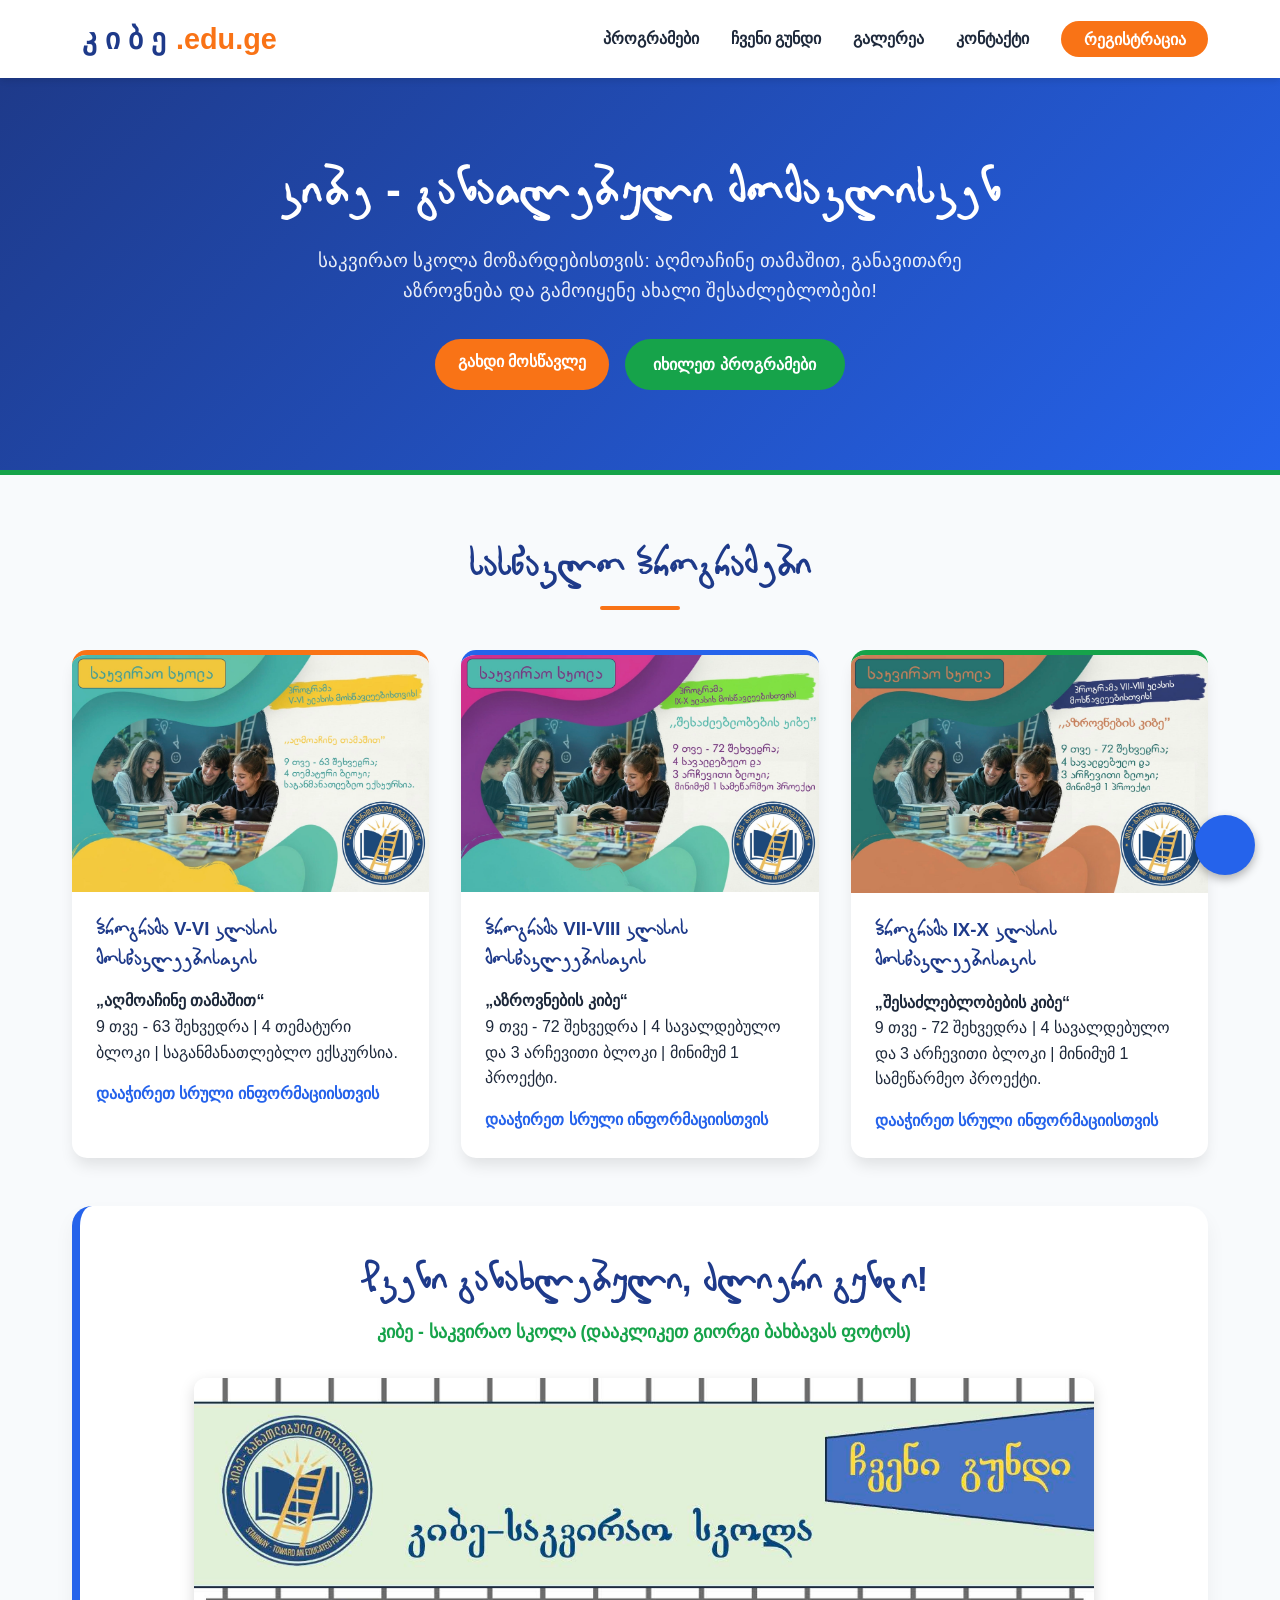
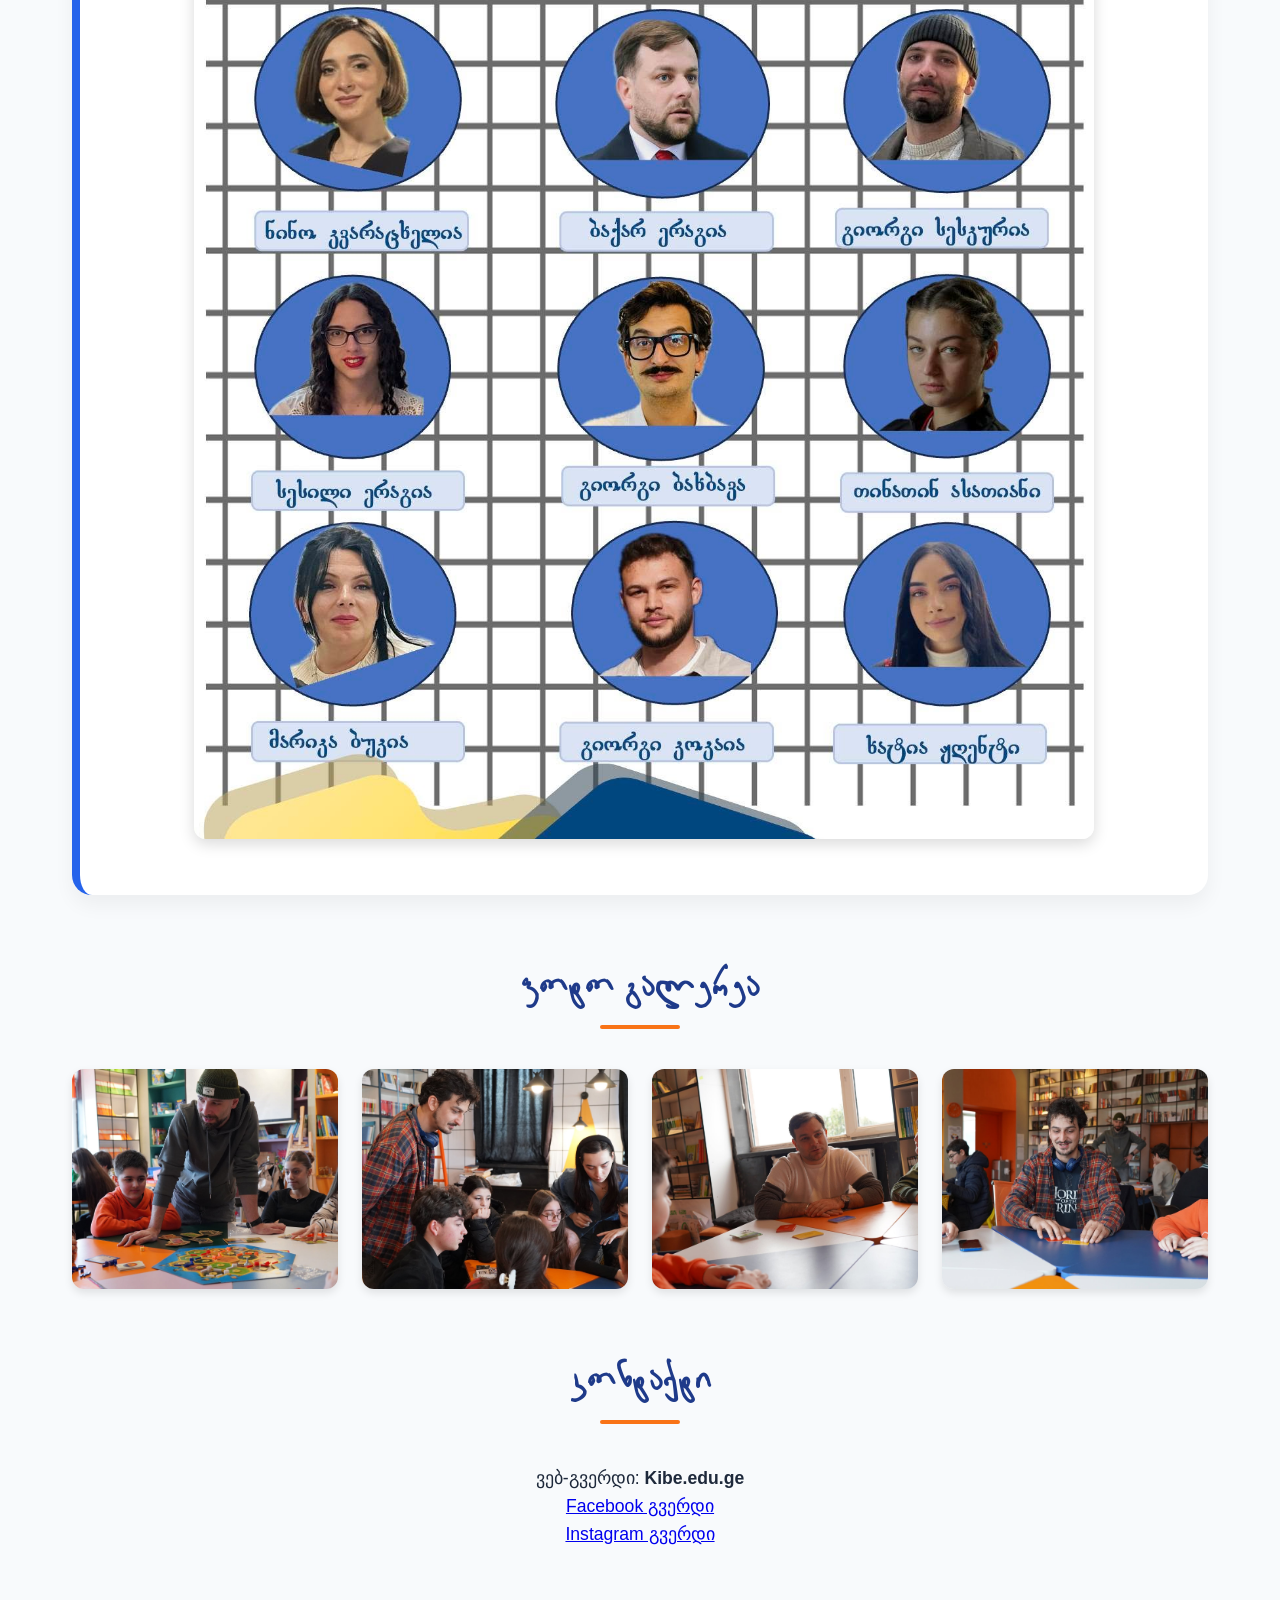
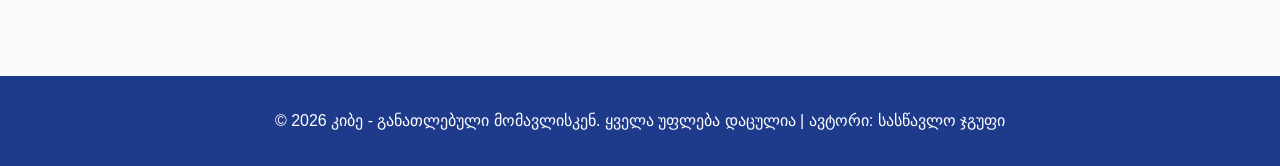
<file: index.html>
<!DOCTYPE html>
<html lang="ka">
<head>
    <link rel="icon" type="image/png" href="logo.png">
    <meta charset="UTF-8">
    <meta name="viewport" content="width=device-width, initial-scale=1.0">
   <link rel="stylesheet" href="font.css" >
    <title>კიბე - განათლებული მომავლისკენ | Kibe.edu.ge</title>
    <!-- FontAwesome icons -->
    <link rel="stylesheet" href="font.css">
    <style>
        /* თქვენი 3d_unicode.ttf შრიფტის ჩატვირთვა */
        @font-face {
            font-family: '3D Unicode';
            src: url('3d_unicode.ttf') format('truetype');
            font-weight: normal;
            font-style: normal;
        }

        :root {
            --primary-blue: #1e3a8a;
            --secondary-blue: #2563eb;
            --accent-orange: #f97316;
            --accent-green: #16a34a;
            --light-bg: #f8fafc;
            --dark-text: #1e293b;
            --white: #ffffff;
            /* ახალი შრიფტის ცვლადი */
            --custom-font: '3D Unicode', 'Segoe UI', Tahoma, sans-serif;
        }

        * {
            margin: 0;
            padding: 0;
            box-sizing: border-box;
            font-family: 'Segoe UI', Tahoma, Geneva, Verdana, sans-serif;
        }

        body {
            background-color: var(--light-bg);
            color: var(--dark-text);
            line-height: 1.6;
        }

        /* Header & Navigation */
        header {
            background-color: var(--white);
            box-shadow: 0 4px 6px -1px rgba(0, 0, 0, 0.1);
            position: sticky;
            top: 0;
            z-index: 1000;
        }

        .nav-container {
            max-width: 1200px;
            margin: 0 auto;
            display: flex;
            justify-content: space-between;
            align-items: center;
            padding: 1rem 2rem;
        }

        .logo {
            font-size: 1.8rem;
            font-weight: bold;
            color: var(--primary-blue);
            display: flex;
            align-items: center;
            gap: 10px;
            text-decoration: none;
        }

        .logo span {
            color: var(--accent-orange);
        }

        .nav-links {
            display: flex;
            list-style: none;
            gap: 2rem;
            align-items: center;
        }

        .nav-links a {
            text-decoration: none;
            color: var(--dark-text);
            font-weight: 600;
            transition: color 0.3s;
        }

        .nav-links a:hover {
            color: var(--accent-orange);
        }

        .btn-register {
            background-color: var(--accent-orange);
            color: var(--white) !important;
            padding: 0.6rem 1.4rem;
            border-radius: 50px;
            font-weight: bold;
            transition: background 0.3s, transform 0.2s;
            text-decoration: none;
        }

        .btn-register:hover {
            background-color: #ea580c;
            transform: translateY(-2px);
        }

        /* Hero Section */
        .hero {
            background: linear-gradient(135deg, var(--primary-blue), var(--secondary-blue));
            color: var(--white);
            padding: 5rem 2rem;
            text-align: center;
            border-bottom: 5px solid var(--accent-green);
        }

        /* მთავარ სათაურსა და სექციების სათაურებზე ახალი შრიფტის გამოყენება */
        .hero h1, .section-title {
            font-family: var(--custom-font) !important;
        }

        .hero h1 {
            font-size: 2.8rem;
            margin-bottom: 1rem;
            letter-spacing: 0.5px;
        }

        .hero p {
            font-size: 1.2rem;
            max-width: 700px;
            margin: 0 auto 2rem;
            opacity: 0.9;
        }

        .hero-btns {
            display: flex;
            justify-content: center;
            gap: 1rem;
            flex-wrap: wrap;
        }

        .btn-green {
            background-color: var(--accent-green);
            color: var(--white);
            padding: 0.8rem 1.8rem;
            border-radius: 50px;
            text-decoration: none;
            font-weight: bold;
            transition: background 0.3s;
        }

        .btn-green:hover {
            background-color: #15803d;
        }

        /* Main Layout */
        .container {
            max-width: 1200px;
            margin: 0 auto;
            padding: 4rem 2rem;
        }

        .section-title {
            text-align: center;
            font-size: 2.2rem;
            color: var(--primary-blue);
            margin-bottom: 2.5rem;
            position: relative;
        }

        .section-title::after {
            content: '';
            display: block;
            width: 80px;
            height: 4px;
            background-color: var(--accent-orange);
            margin: 10px auto 0;
            border-radius: 2px;
        }

        /* Programs Grid */
        .programs-grid {
            display: grid;
            grid-template-columns: repeat(auto-fit, minmax(320px, 1fr));
            gap: 2rem;
        }

        .program-card {
            background: var(--white);
            border-radius: 15px;
            overflow: hidden;
            box-shadow: 0 10px 15px -3px rgba(0,0,0,0.1);
            border-top: 5px solid var(--accent-orange);
            transition: transform 0.3s, box-shadow 0.3s;
            cursor: pointer;
        }

        .program-card:nth-child(2) {
            border-top-color: var(--secondary-blue);
        }

        .program-card:nth-child(3) {
            border-top-color: var(--accent-green);
        }

        .program-card:hover {
            transform: translateY(-8px);
            box-shadow: 0 15px 25px rgba(0,0,0,0.15);
        }

        .program-card img {
            width: 100%;
            height: auto;
            display: block;
            transition: opacity 0.3s;
        }

        .program-card:hover img {
            opacity: 0.9;
        }

        .program-content {
            padding: 1.5rem;
        }

        .program-content h3 {
            color: var(--primary-blue);
            margin-bottom: 0.8rem;
            font-family: var(--custom-font);
        }

        .btn-details {
            display: inline-block;
            margin-top: 1rem;
            color: var(--secondary-blue);
            font-weight: bold;
            text-decoration: none;
        }

        .btn-details:hover {
            color: var(--accent-orange);
        }

        /* Team Section */
        .team-section {
            background-color: var(--white);
            border-radius: 20px;
            padding: 3rem 2rem;
            box-shadow: 0 10px 20px rgba(0,0,0,0.05);
            margin-top: 3rem;
            border-left: 8px solid var(--secondary-blue);
        }

        .team-header {
            text-align: center;
            margin-bottom: 2rem;
        }

        .team-header h2 {
            font-size: 2.2rem;
            color: var(--primary-blue);
            margin-bottom: 0.5rem;
            font-family: var(--custom-font);
        }

        .team-header p {
            color: var(--accent-green);
            font-weight: bold;
            font-size: 1.1rem;
        }

        .team-img-container {
            text-align: center;
            max-width: 900px;
            margin: 0 auto;
            position: relative;
        }

        .team-img-container img {
            width: 100%;
            height: auto;
            border-radius: 12px;
            box-shadow: 0 5px 15px rgba(0,0,0,0.15);
        }

        /* Photo Gallery Grid */
        .gallery-grid {
            display: grid;
            grid-template-columns: repeat(auto-fit, minmax(260px, 1fr));
            gap: 1.5rem;
        }

        .gallery-item {
            border-radius: 12px;
            overflow: hidden;
            box-shadow: 0 4px 8px rgba(0,0,0,0.1);
            height: 220px;
            position: relative;
            cursor: pointer;
        }

        .gallery-item img {
            width: 100%;
            height: 100%;
            object-fit: cover;
            transition: transform 0.4s ease;
        }

        .gallery-item img:hover {
            transform: scale(1.08);
        }

        /* Modal Lightbox / Info Window */
        .modal {
            display: none;
            position: fixed;
            z-index: 2000;
            left: 0;
            top: 0;
            width: 100%;
            height: 100%;
            background-color: rgba(0, 0, 0, 0.75);
            justify-content: center;
            align-items: center;
            padding: 20px;
            animation: fadeIn 0.3s ease;
            overflow-y: auto;
        }

        .modal-body {
            background-color: var(--white);
            max-width: 850px;
            width: 100%;
            border-radius: 16px;
            padding: 2.5rem;
            position: relative;
            max-height: 85vh;
            overflow-y: auto;
            box-shadow: 0 10px 30px rgba(0,0,0,0.3);
        }

        .modal-body h2 {
            color: var(--primary-blue);
            margin-bottom: 1rem;
            font-size: 1.8rem;
            border-bottom: 3px solid var(--accent-orange);
            padding-bottom: 0.5rem;
            font-family: var(--custom-font);
        }

        .modal-body h3 {
            color: var(--accent-orange);
            margin-top: 1.5rem;
            margin-bottom: 0.8rem;
        }

        .modal-body ul {
            margin-left: 1.5rem;
            margin-bottom: 1rem;
        }

        .modal-body li {
            margin-bottom: 0.5rem;
        }

        .price-box {
            background-color: var(--light-bg);
            border-left: 5px solid var(--accent-green);
            padding: 1.2rem 1.5rem;
            border-radius: 8px;
            margin-top: 1.5rem;
        }

        .modal-close {
            position: absolute;
            top: 15px;
            right: 20px;
            color: var(--dark-text);
            font-size: 30px;
            font-weight: bold;
            cursor: pointer;
            transition: color 0.2s;
        }

        .modal-close:hover {
            color: var(--accent-orange);
        }

        @keyframes fadeIn {
            from { opacity: 0; }
            to { opacity: 1; }
        }

        /* Floating Messenger Chat Button */
        .floating-chat {
            position: fixed;
            bottom: 25px;
            right: 25px;
            background-color: var(--secondary-blue);
            color: var(--white);
            width: 60px;
            height: 60px;
            border-radius: 50%;
            display: flex;
            justify-content: center;
            align-items: center;
            font-size: 1.8rem;
            box-shadow: 0 4px 10px rgba(0,0,0,0.3);
            text-decoration: none;
            transition: transform 0.3s, background 0.3s;
            z-index: 1000;
        }

        .floating-chat:hover {
            transform: scale(1.1);
            background-color: var(--accent-orange);
        }

        /* Footer */
        footer {
            background-color: var(--primary-blue);
            color: var(--white);
            padding: 2rem;
            text-align: center;
            margin-top: 4rem;
        }

        footer a {
            color: var(--accent-orange);
            text-decoration: none;
        }

        /* Responsive Design */
        @media (max-width: 768px) {
            .nav-container {
                flex-direction: column;
                gap: 1rem;
            }
            .nav-links {
                flex-direction: column;
                gap: 1rem;
            }
            .hero h1 {
                font-size: 2rem;
            }
            .modal-body {
                padding: 1.5rem;
            }
        }
    </style>
</head>
<body>
    
    <!-- Header / Navbar -->
    <header>
        <link rel="icon" type="image/x-icon" href="logo.png">
        
        <div class="nav-container">
            <a href="#" class="logo">
                <i class="fa-solid fa-graduation-cap" style="color: var(--accent-orange);"></i>
                კ ი ბ ე <span>.edu.ge</span>
            </a>
            <ul class="nav-links">
                <li><a href="#programs">პროგრამები</a></li>
                <li><a href="#team">ჩვენი გუნდი</a></li>
                <li><a href="#gallery">გალერეა</a></li>
                <li><a href="#contact">კონტაქტი</a></li>
                <li>
                    <a href="https://docs.google.com/spreadsheets" target="_blank" class="btn-register">
                        <i class="fa-solid fa-pen-to-square"></i> რეგისტრაცია
                    </a>
                </li>
            </ul>
        </div>
    </header>

    <!-- Hero Section -->
    <section class="hero">
        <h1 class="site-header-title">კიბე - განათლებული მომავლისკენ</h1>
        <p>საკვირაო სკოლა მოზარდებისთვის: აღმოაჩინე თამაშით, განავითარე აზროვნება და გამოიყენე ახალი შესაძლებლობები!</p>
        <div class="hero-btns">
            <a href="https://docs.google.com/spreadsheets" target="_blank" class="btn-register">გახდი მოსწავლე</a>
            <a href="#programs" class="btn-green">იხილეთ პროგრამები</a>
        </div>
    </section>

    <!-- Main Container -->
    <div class="container">

        <!-- Programs Section -->
        <section id="programs">
            <h2 class="section-title">სასწავლო პროგრამები</h2>
            <div class="programs-grid">
                
                <!-- Program 1 (V-VI Class) -->
                <div class="program-card" onclick="openProgramModal('v-vi')">
                    <img src="იმგ2.jpg" alt="V-VI კლასის პროგრამა">
                    <div class="program-content">
                        <h3>პროგრამა V-VI კლასის მოსწავლეებისთვის</h3>
                        <p><strong>„აღმოაჩინე თამაშით“</strong></p>
                        <p>9 თვე - 63 შეხვედრა | 4 თემატური ბლოკი | საგანმანათლებლო ექსკურსია.</p>
                        <span class="btn-details"><i class="fa-solid fa-circle-info"></i> დააჭირეთ სრული ინფორმაციისთვის</span>
                    </div>
                </div>

                <!-- Program 2 (VII-VIII Class) -->
                <div class="program-card" onclick="openProgramModal('vii-viii')">
                    <img src="იმგ1.jpg" alt="VII-VIII კლასის პროგრამა">
                    <div class="program-content">
                        <h3>პროგრამა VII-VIII კლასის მოსწავლეებისთვის</h3>
                        <p><strong>„აზროვნების კიბე“</strong></p>
                        <p>9 თვე - 72 შეხვედრა | 4 სავალდებულო და 3 არჩევითი ბლოკი | მინიმუმ 1 პროექტი.</p>
                        <span class="btn-details"><i class="fa-solid fa-circle-info"></i> დააჭირეთ სრული ინფორმაციისთვის</span>
                    </div>
                </div>

                <!-- Program 3 (IX-X Class) -->
                <div class="program-card" onclick="openProgramModal('ix-x')">
                    <img src="იმგ3.jpg" alt="IX-X კლასის პროგრამა">
                    <div class="program-content">
                        <h3>პროგრამა IX-X კლასის მოსწავლეებისთვის</h3>
                        <p><strong>„შესაძლებლობების კიბე“</strong></p>
                        <p>9 თვე - 72 შეხვედრა | 4 სავალდებულო და 3 არჩევითი ბლოკი | მინიმუმ 1 სამეწარმეო პროექტი.</p>
                        <span class="btn-details"><i class="fa-solid fa-circle-info"></i> დააჭირეთ სრული ინფორმაციისთვის</span>
                    </div>
                </div>

            </div>
        </section>

        <!-- Team Section -->
        <section id="team" class="team-section">
            <div class="team-header">
                <h2>ჩვენი განახლებული, ძლიერი გუნდი!</h2>
                <p>კიბე - საკვირაო სკოლა (დააკლიკეთ გიორგი ბახბავას ფოტოს)</p>
            </div>
            <div class="team-img-container">
                <img id="teamImg" src="825286472_122143641627164611_465900608273606569_n.jpg" usemap="#team-map" alt="ჩვენი განახლებული, ძლიერი გუნდი">
                
                <map name="team-map">
                    <area shape="circle" coords="515,550,110" href="https://www.youtube.com/watch?v=9J62hGda9BQ" target="_blank" alt="გიორგი ბახბავა - YouTube" title="გიორგი ბახბავა - ნახეთ ვიდეო YouTube-ზე">
                </map>
            </div>
        </section>

        <!-- Photo Gallery Section -->
        <section id="gallery" style="margin-top: 4rem;">
            <h2 class="section-title">ფოტო გალერეა</h2>
            <div class="gallery-grid">
                <div class="gallery-item" onclick="openImageModal(this.querySelector('img').src)">
                    <img src="645705189_122117736327164611_6630886140423298927_n.jpg" alt="საკვირაო სკოლის აქტივობა 1">
                </div>
                <div class="gallery-item" onclick="openImageModal(this.querySelector('img').src)">
                    <img src="645708273_122117736417164611_7024713644686777898_n.jpg" alt="საკვირაო სკოლის აქტივობა 2">
                </div>
                <div class="gallery-item" onclick="openImageModal(this.querySelector('img').src)">
                    <img src="645755948_122117736171164611_24960447270885405_n.jpg" alt="საკვირაო სკოლის აქტივობა 3">
                </div>
                <div class="gallery-item" onclick="openImageModal(this.querySelector('img').src)">
                    <img src="645816367_122117736693164611_1701978029062734557_n.jpg" alt="საკვირაო სკოლის აქტივობა 4">
                </div>
            </div>
        </section>

        <!-- Contact Section -->
        <section id="contact" style="margin-top: 4rem;">
            <h2 class="section-title">კონტაქტი</h2>
            <div style="text-align: center; font-size: 1.1rem;">
                <p><i class="fa-solid fa-globe" style="color: var(--secondary-blue);"></i> ვებ-გვერდი: <strong>Kibe.edu.ge</strong></p>
                <p><i class="fa-brands fa-facebook" style="color: var(--secondary-blue);"></i> <a href="https://www.facebook.com/p/%E1%83%99%E1%83%98%E1%83%91%E1%83%98%E1%83%94-%E1%83%92%E1%83%90%E1%83%9C%E1%83%90%E1%83%97%E1%83%9A%E1%83%94%E1%83%91%E1%83%A3%E1%83%9A%E1%83%98-%E1%83%9B%E1%83%9D%E1%83%9B%E1%83%90%E1%83%95%E1%83%9A%E1%83%98%E1%83%A1%E1%83%99%E1%83%94%E1%83%9C-Stairway-to-Educated-Future-61584938332508/" target="_blank">Facebook გვერდი</a></p>
                <p><i class="fa-brands fa-instagram" style="color: var(--accent-orange);"></i> <a href="https://www.instagram.com/kibe.education/" target="_blank">Instagram გვერდი</a></p>
            </div>
        </section>

    </div>

    <!-- Modal for Program Details -->
    <div id="programModal" class="modal">
        <div class="modal-body">
            <span class="modal-close" onclick="closeModal('programModal')">&times;</span>
            <div id="programModalContent"></div>
        </div>
    </div>

    <!-- Modal for Gallery Lightbox -->
    <div id="imageModal" class="modal">
        <span class="modal-close" style="color:#fff;" onclick="closeModal('imageModal')">&times;</span>
        <img id="modalImg" style="max-width:90%; max-height:90vh; border-radius:8px; object-fit:contain;">
    </div>

    <!-- Floating Messenger Chat Button -->
    <a href="https://m.me/61584938332508" target="_blank" class="floating-chat" title="მოგვწერეთ მესენჯერში">
        <i class="fa-brands fa-facebook-messenger"></i>
    </a>

    <!-- Footer -->
    <footer>
        <p>&copy; 2026 კიბე - განათლებული მომავლისკენ. ყველა უფლება დაცულია | ავტორი: სასწავლო ჯგუფი</p>
    </footer>

    <!-- JavaScript -->
    <script>
        const programDetails = {
            'v-vi': `
                <h2>V-VI კლასის პროგრამა - „კიბე - განათლებული მომავლისკენ“</h2>
                <p>V-VI კლასების მოსწავლეებს სთავაზობს საგანმანათლებლო პროგრამას, რომელიც ბავშვის განვითარებას მხოლოდ აკადემიურ ცოდნაზე არ ამყარებს.</p>
                <p>ამ ასაკში განსაკუთრებით მნიშვნელოვანია ბავშვის ინტერესების გაღვივება, საკუთარი აზრის თავისუფლად გამოხატვა, მოსმენა, მსჯელობა, კომუნიკაცია და სხვებთან თანამშრომლობა.</p>
                <p>სწორედ ამიტომ, „კიბეს საკვირაო სკოლაში“ სწავლა ხდება კითხვით, დისკუსიით, თამაშით, ხელოვნებითა და პრაქტიკული გამოცდილებით.</p>
                
                <h3>რას მოიცავს პროგრამა?</h3>
                <ul>
                    <li><strong>მხატვრული ლიტერატურის კითხვა და განხილვა:</strong> ბავშვები წინასწარ მიიღებენ ასაკის შესაბამის მხატვრულ ნაწარმოებს, რომელსაც დამოუკიდებლად წაიკითხავენ, ხოლო შეხვედრაზე ერთად განიხილავენ.</li>
                    <li><strong>ფილმებისა და სპექტაკლების ჩვენება და განხილვა:</strong> პროგრამის ფარგლებში ბავშვები გაეცნობიან საინტერესო ფილმებსა და სპექტაკლებს, რასაც მოჰყვება სიღრმისეული მსჯელობა.</li>
                    <li><strong>ინტელექტუალური ვიქტორინები და სამაგიდო თამაშები:</strong> ლოგიკური და კრიტიკული აზროვნების, ყურადღებისა და გუნდური მუშაობის განვითარება.</li>
                    <li><strong>მეტყველებისა და საჯარო საუბრის წრე:</strong> სწორი და გამართული მეტყველება, აზრის ჩამოყალიბება და აუდიტორიის წინაშე გამოსვლა.</li>
                    <li><strong>საგანმანათლებლო ექსკურსია:</strong> 1 საგანმანათლებლო ექსკურსია მიღებული ცოდნის რეალობასთან დასაკავშირებლად.</li>
                </ul>

                <div class="price-box">
                    <p><strong>პროგრამის საფასური:</strong> 120 ლარი თვეში</p>
                    <p><strong>სრული კურსი:</strong> 9 თვე - 63 შეხვედრა</p>
                    <p style="margin-top:0.5rem;"><strong>ფასდაკლებები:</strong></p>
                    <ul>
                        <li>სრული 9-თვიანი კურსის საფასურის ერთიანად გადახდისას - <strong>20% ფასდაკლება</strong>;</li>
                        <li>დედმამიშვილების მონაწილეობისას - <strong>30% ფასდაკლება</strong>.</li>
                    </ul>
                </div>

                <div style="text-align: center; margin-top: 1.5rem;">
                    <a href="https://docs.google.com/spreadsheets" target="_blank" class="btn-register" style="padding: 0.8rem 2rem; display: inline-block;">
                        <i class="fa-solid fa-pen-to-square"></i> რეგისტრაცია V-VI კლასის პროგრამაზე
                    </a>
                </div>
            `,
            'vii-viii': `
                <h2>VII-VIII კლასის პროგრამა - „კიბე - განათლებული მომავლისკენ“</h2>
                <p>VII-VIII კლასების მოსწავლეებს სთავაზობს პროგრამას, რომელიც ავითარებს დამოუკიდებელ აზროვნებას, მსჯელობის, კომუნიკაციის, გუნდური მუშაობისა და საკუთარი იდეების რეალიზების უნარებს.</p>
                
                <h3>სავალდებულო ძირითადი ბლოკი:</h3>
                <ul>
                    <li><strong>წიგნის კითხვა და განხილვა:</strong> ყოველთვიური საკითხავი წიგნი და დისკუსია.</li>
                    <li><strong>ფილმისა და სპექტაკლის ჩვენება - განხილვა:</strong> კინო/თეატრის ანალიზი და მსჯელობა.</li>
                    <li><strong>ინტელექტუალური და სამაგიდო თამაშები:</strong> „რა? სად? როდის?“, „ბრეინ-რინგი“, „ერუდიტი“, „ჯეპარდი“ და სამაგიდო თამაშები.</li>
                    <li><strong>დებატების სკოლა:</strong> არგუმენტაცია, კრიტიკული აზროვნება და წლის ბოლოს გუნდური დებატები.</li>
                    <li><strong>სალონური საუბრები:</strong> 2 შეხვედრა მოწვეულ ცნობილ ადამიანებთან.</li>
                </ul>

                <h3>არჩევითი მიმართულებები:</h3>
                <ul>
                    <li><strong>ონლაინ-მედიის კურსი:</strong> კონტენტი Facebook, YouTube და TikTok-ისთვის (სცენარი, ოპერატორობა, მონტაჟი).</li>
                    <li><strong>პროგრამირება და ხელოვნური ინტელექტის გამოყენება:</strong> პროგრამირების საფუძვლები და AI ინსტრუმენტები.</li>
                    <li><strong>გრაფიკული დიზაინი:</strong> ვიზუალური კომუნიკაცია და კრეატიული იდეები.</li>
                </ul>

                <div class="price-box">
                    <p><strong>ძირითადი სავალდებულო პროგრამა:</strong> 120 ლარი თვეში</p>
                    <p><strong>არჩევითი კურსი:</strong> 30 ლარი თვეში თითო მიმართულება</p>
                    <p style="margin-top:0.5rem;"><strong>ფასდაკლებები:</strong></p>
                    <ul>
                        <li>სრული 9-თვიანი კურსის ერთიანად გადახდისას - <strong>20% ფასდაკლება</strong>;</li>
                        <li>დედმამიშვილების მონაწილეობისას - <strong>30% ფასდაკლება</strong>.</li>
                    </ul>
                </div>

                <div style="text-align: center; margin-top: 1.5rem;">
                    <a href="https://docs.google.com/spreadsheets" target="_blank" class="btn-register" style="padding: 0.8rem 2rem; display: inline-block;">
                        <i class="fa-solid fa-pen-to-square"></i> რეგისტრაცია VII-VIII კლასის პროგრამაზე
                    </a>
                </div>
            `,
            'ix-x': `
                <h2>IX-X კლასის პროგრამა - „კიბე - განათლებული მომავლისკენ“</h2>
                <p>IX-X კლასების მოსწავლეებს სთავაზობს პროგრამას, რომელიც ეხმარება მათ საკუთარი ინტერესების, შესაძლებლობებისა და მომავლის უკეთ გააზრებაში.</p>
                
                <h3>სავალდებულო ძირითადი ბლოკი:</h3>
                <ul>
                    <li><strong>წიგნის კითხვა და განხილვა:</strong> თვეში ერთი წიგნი - ერთი დიდი საუბარი.</li>
                    <li><strong>ფილმისა და სპექტაკლის ჩვენება - განხილვა:</strong> სიუჟეტის, მოტივებისა და რეჟისორული გადაწყვეტების ანალიზი.</li>
                    <li><strong>ინტელექტკლუბი და სამაგიდო თამაშები:</strong> „რა? სად? როდის?“, „ჯეპარდი“, კატანი, რისკი, დიქსითი.</li>
                    <li><strong>პროფესიული ორიენტაცია და მეწარმეობის საფუძვლები:</strong> ბიზნესიდეა, პროდუქტი, ბრენდი, მარკეტინგი და მცირე პროექტები.</li>
                    <li><strong>სალონური საუბრები:</strong> შეხვედრები მოწვეულ სტუმრებთან.</li>
                </ul>

                <h3>არჩევითი მიმართულებები:</h3>
                <ul>
                    <li><strong>ონლაინ-მედიის კურსი:</strong> კონტენტის შექმნა Facebook, YouTube და TikTok პლატფორმებისთვის.</li>
                    <li><strong>პროგრამირება და ხელოვნური ინტელექტის გამოყენება:</strong> AI-ს პრაქტიკული გამოყენება და მარტივი საიტების შექმნა.</li>
                    <li><strong>გრაფიკული დიზაინი:</strong> ვიზუალური კომუნიკაციის პრინციპები.</li>
                </ul>

                <div class="price-box">
                    <p><strong>ძირითადი სავალდებულო პროგრამა:</strong> 120 ლარი თვეში</p>
                    <p><strong>არჩევითი კურსი:</strong> 30 ლარი თვეში თითო მიმართულება</p>
                    <p style="margin-top:0.5rem;"><strong>ფასდაკლებები:</strong></p>
                    <ul>
                        <li>სრული 9-თვიანი კურსის ერთიანად გადახდისას - <strong>20% ფასდაკლება</strong>;</li>
                        <li>დედმამიშვილების მონაწილეობისას - <strong>30% ფასდაკლება</strong>.</li>
                    </ul>
                </div>

                <div style="text-align: center; margin-top: 1.5rem;">
                    <a href="https://docs.google.com/spreadsheets" target="_blank" class="btn-register" style="padding: 0.8rem 2rem; display: inline-block;">
                        <i class="fa-solid fa-pen-to-square"></i> რეგისტრაცია IX-X კლასის პროგრამაზე
                    </a>
                </div>
            `
        };

        function openProgramModal(type) {
            const modal = document.getElementById("programModal");
            const content = document.getElementById("programModalContent");
            content.innerHTML = programDetails[type] || "<p>ინფორმაცია მალე დაემატება.</p>";
            modal.style.display = "flex";
        }

        function openImageModal(src) {
            const modal = document.getElementById("imageModal");
            const modalImg = document.getElementById("modalImg");
            modalImg.src = src;
            modal.style.display = "flex";
        }

        function closeModal(id) {
            document.getElementById(id).style.display = "none";
        }

        window.onclick = function(event) {
            if (event.target.classList.contains('modal')) {
                event.target.style.display = "none";
            }
        };

        function resizeMap() {
            const img = document.getElementById('teamImg');
            const area = document.querySelector('map[name="team-map"] area');
            if (!img || !area) return;

            const origWidth = 1000;
            const currentWidth = img.clientWidth || img.offsetWidth;

            if (currentWidth > 0) {
                const scale = currentWidth / origWidth;
                const origX = 500;
                const origY = 530;
                const origRadius = 110;

                const newX = Math.round(origX * scale);
                const newY = Math.round(origY * scale);
                const newRadius = Math.round(origRadius * scale);

                area.coords = `${newX},${newY},${newRadius}`;
            }
        }

        window.addEventListener('load', resizeMap);
        window.addEventListener('resize', resizeMap);
    </script>

</body>
</html>
</file>
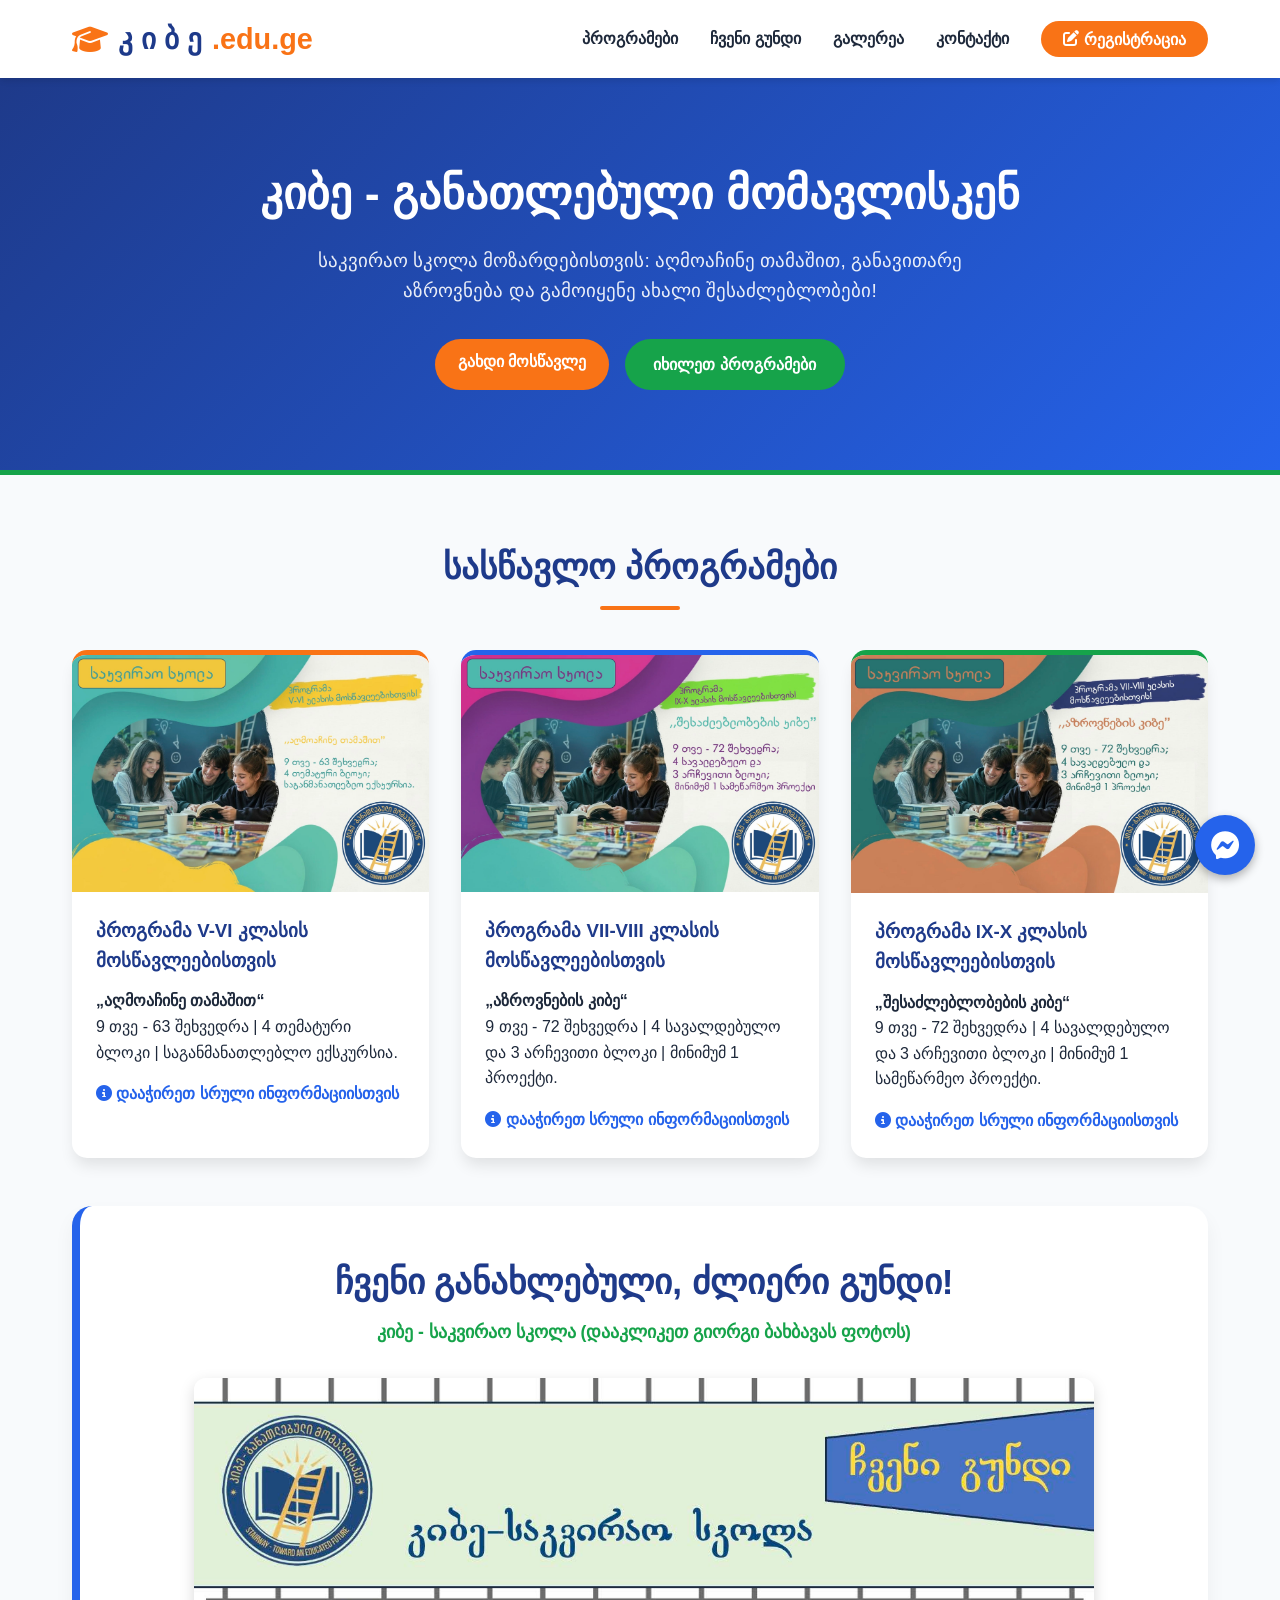
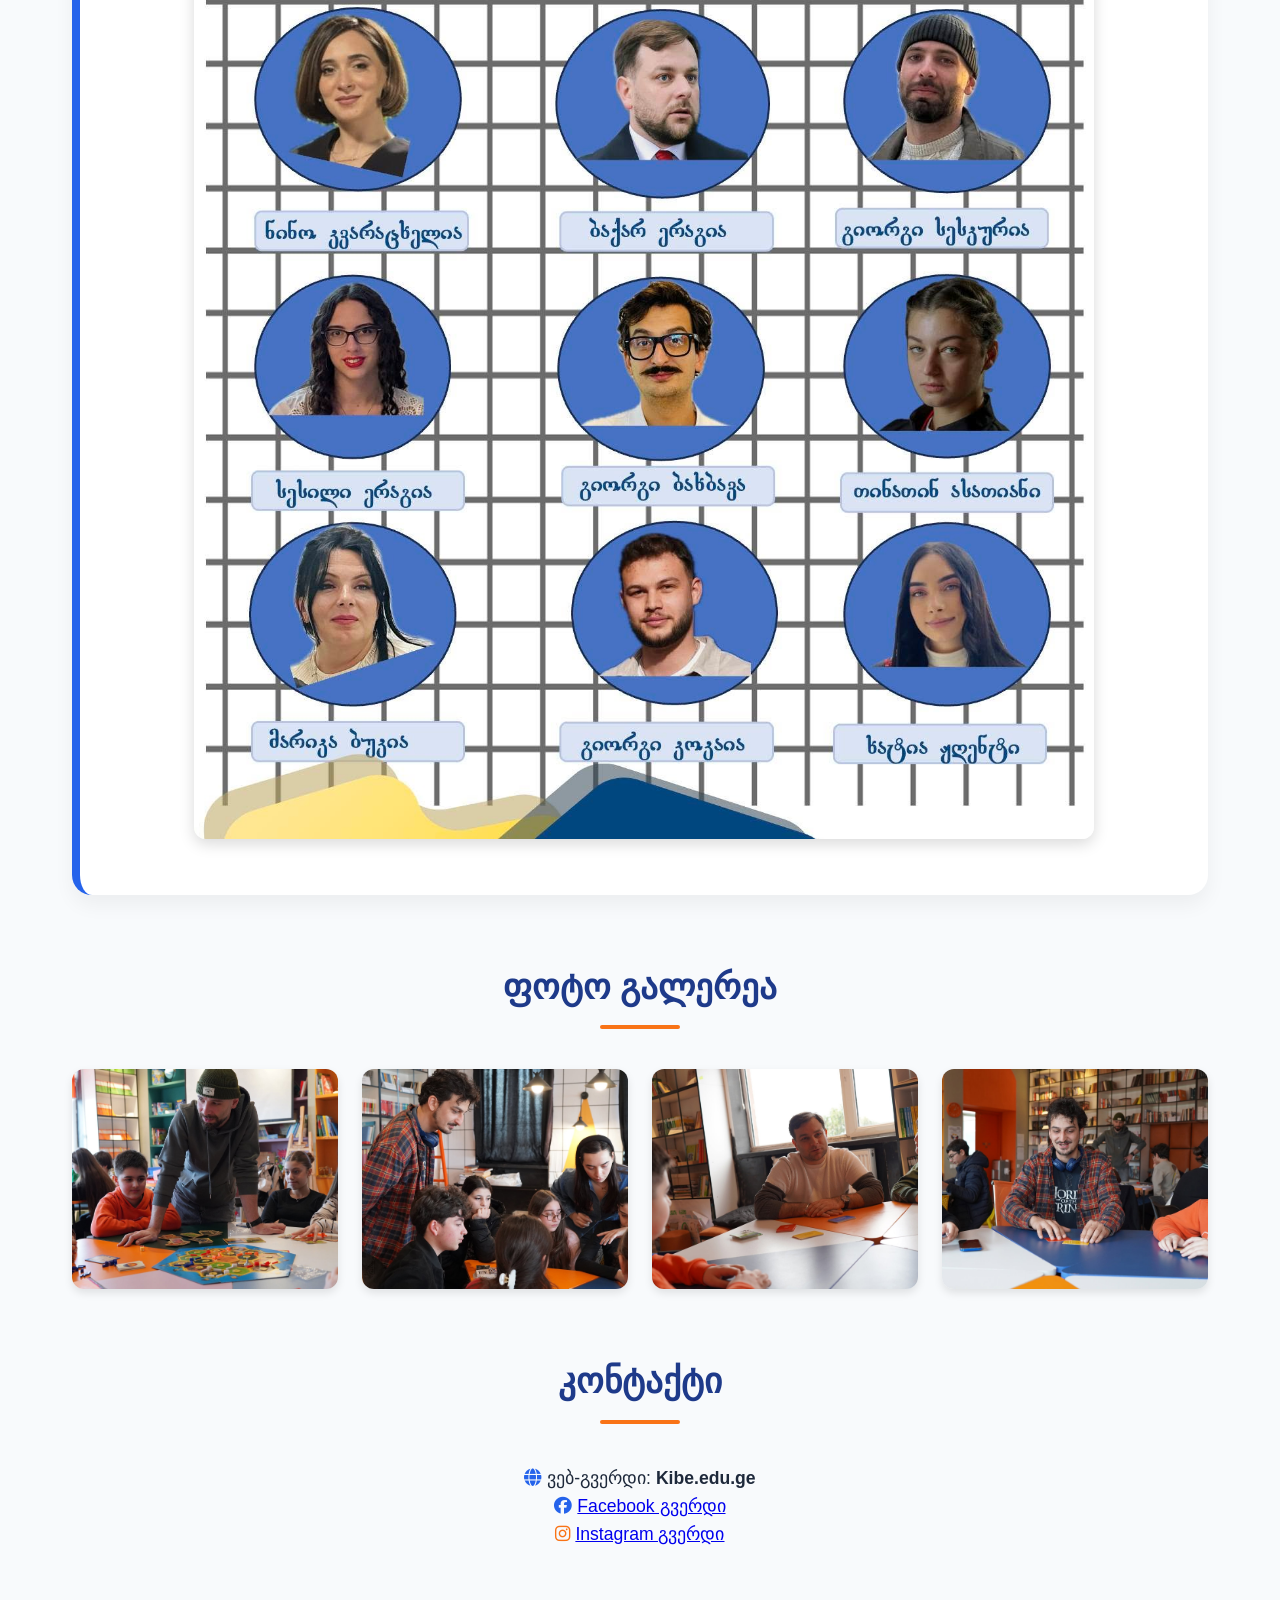
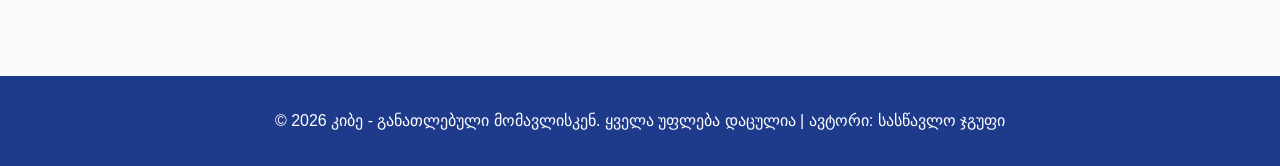
<file: ბაქარის პროექტი.html>
<!DOCTYPE html>
<html lang="ka">
<head>
    <meta charset="UTF-8">
    <meta name="viewport" content="width=device-width, initial-scale=1.0">
    <title>კიბე - განათლებული მომავლისკენ | Kibe.edu.ge</title>
    <!-- FontAwesome icons -->
    <link rel="stylesheet" href="https://cdnjs.cloudflare.com/ajax/libs/font-awesome/6.4.0/css/all.min.css">
    <style>
        :root {
            --primary-blue: #1e3a8a;
            --secondary-blue: #2563eb;
            --accent-orange: #f97316;
            --accent-green: #16a34a;
            --light-bg: #f8fafc;
            --dark-text: #1e293b;
            --white: #ffffff;
        }

        * {
            margin: 0;
            padding: 0;
            box-sizing: border-box;
            font-family: 'Segoe UI', Tahoma, Geneva, Verdana, sans-serif;
        }

        body {
            background-color: var(--light-bg);
            color: var(--dark-text);
            line-height: 1.6;
        }

        /* Header & Navigation */
        header {
            background-color: var(--white);
            box-shadow: 0 4px 6px -1px rgba(0, 0, 0, 0.1);
            position: sticky;
            top: 0;
            z-index: 1000;
        }

        .nav-container {
            max-width: 1200px;
            margin: 0 auto;
            display: flex;
            justify-content: space-between;
            align-items: center;
            padding: 1rem 2rem;
        }

        .logo {
            font-size: 1.8rem;
            font-weight: bold;
            color: var(--primary-blue);
            display: flex;
            align-items: center;
            gap: 10px;
            text-decoration: none;
        }

        .logo span {
            color: var(--accent-orange);
        }

        .nav-links {
            display: flex;
            list-style: none;
            gap: 2rem;
            align-items: center;
        }

        .nav-links a {
            text-decoration: none;
            color: var(--dark-text);
            font-weight: 600;
            transition: color 0.3s;
        }

        .nav-links a:hover {
            color: var(--accent-orange);
        }

        .btn-register {
            background-color: var(--accent-orange);
            color: var(--white) !important;
            padding: 0.6rem 1.4rem;
            border-radius: 50px;
            font-weight: bold;
            transition: background 0.3s, transform 0.2s;
            text-decoration: none;
        }

        .btn-register:hover {
            background-color: #ea580c;
            transform: translateY(-2px);
        }

        /* Hero Section */
        .hero {
            background: linear-gradient(135deg, var(--primary-blue), var(--secondary-blue));
            color: var(--white);
            padding: 5rem 2rem;
            text-align: center;
            border-bottom: 5px solid var(--accent-green);
        }

        .hero h1 {
            font-size: 2.8rem;
            margin-bottom: 1rem;
        }

        .hero p {
            font-size: 1.2rem;
            max-width: 700px;
            margin: 0 auto 2rem;
            opacity: 0.9;
        }

        .hero-btns {
            display: flex;
            justify-content: center;
            gap: 1rem;
            flex-wrap: wrap;
        }

        .btn-green {
            background-color: var(--accent-green);
            color: var(--white);
            padding: 0.8rem 1.8rem;
            border-radius: 50px;
            text-decoration: none;
            font-weight: bold;
            transition: background 0.3s;
        }

        .btn-green:hover {
            background-color: #15803d;
        }

        /* Main Layout */
        .container {
            max-width: 1200px;
            margin: 0 auto;
            padding: 4rem 2rem;
        }

        .section-title {
            text-align: center;
            font-size: 2.2rem;
            color: var(--primary-blue);
            margin-bottom: 2.5rem;
            position: relative;
        }

        .section-title::after {
            content: '';
            display: block;
            width: 80px;
            height: 4px;
            background-color: var(--accent-orange);
            margin: 10px auto 0;
            border-radius: 2px;
        }

        /* Programs Grid */
        .programs-grid {
            display: grid;
            grid-template-columns: repeat(auto-fit, minmax(320px, 1fr));
            gap: 2rem;
        }

        .program-card {
            background: var(--white);
            border-radius: 15px;
            overflow: hidden;
            box-shadow: 0 10px 15px -3px rgba(0,0,0,0.1);
            border-top: 5px solid var(--accent-orange);
            transition: transform 0.3s, box-shadow 0.3s;
            cursor: pointer;
        }

        .program-card:nth-child(2) {
            border-top-color: var(--secondary-blue);
        }

        .program-card:nth-child(3) {
            border-top-color: var(--accent-green);
        }

        .program-card:hover {
            transform: translateY(-8px);
            box-shadow: 0 15px 25px rgba(0,0,0,0.15);
        }

        .program-card img {
            width: 100%;
            height: auto;
            display: block;
            transition: opacity 0.3s;
        }

        .program-card:hover img {
            opacity: 0.9;
        }

        .program-content {
            padding: 1.5rem;
        }

        .program-content h3 {
            color: var(--primary-blue);
            margin-bottom: 0.8rem;
        }

        .btn-details {
            display: inline-block;
            margin-top: 1rem;
            color: var(--secondary-blue);
            font-weight: bold;
            text-decoration: none;
        }

        .btn-details:hover {
            color: var(--accent-orange);
        }

        /* Team Section */
        .team-section {
            background-color: var(--white);
            border-radius: 20px;
            padding: 3rem 2rem;
            box-shadow: 0 10px 20px rgba(0,0,0,0.05);
            margin-top: 3rem;
            border-left: 8px solid var(--secondary-blue);
        }

        .team-header {
            text-align: center;
            margin-bottom: 2rem;
        }

        .team-header h2 {
            font-size: 2.2rem;
            color: var(--primary-blue);
            margin-bottom: 0.5rem;
        }

        .team-header p {
            color: var(--accent-green);
            font-weight: bold;
            font-size: 1.1rem;
        }

        .team-img-container {
            text-align: center;
            max-width: 900px;
            margin: 0 auto;
            position: relative;
        }

        .team-img-container img {
            width: 100%;
            height: auto;
            border-radius: 12px;
            box-shadow: 0 5px 15px rgba(0,0,0,0.15);
        }

        /* Photo Gallery Grid */
        .gallery-grid {
            display: grid;
            grid-template-columns: repeat(auto-fit, minmax(260px, 1fr));
            gap: 1.5rem;
        }

        .gallery-item {
            border-radius: 12px;
            overflow: hidden;
            box-shadow: 0 4px 8px rgba(0,0,0,0.1);
            height: 220px;
            position: relative;
            cursor: pointer;
        }

        .gallery-item img {
            width: 100%;
            height: 100%;
            object-fit: cover;
            transition: transform 0.4s ease;
        }

        .gallery-item img:hover {
            transform: scale(1.08);
        }

        /* Modal Lightbox / Info Window */
        .modal {
            display: none;
            position: fixed;
            z-index: 2000;
            left: 0;
            top: 0;
            width: 100%;
            height: 100%;
            background-color: rgba(0, 0, 0, 0.75);
            justify-content: center;
            align-items: center;
            padding: 20px;
            animation: fadeIn 0.3s ease;
            overflow-y: auto;
        }

        .modal-body {
            background-color: var(--white);
            max-width: 850px;
            width: 100%;
            border-radius: 16px;
            padding: 2.5rem;
            position: relative;
            max-height: 85vh;
            overflow-y: auto;
            box-shadow: 0 10px 30px rgba(0,0,0,0.3);
        }

        .modal-body h2 {
            color: var(--primary-blue);
            margin-bottom: 1rem;
            font-size: 1.8rem;
            border-bottom: 3px solid var(--accent-orange);
            padding-bottom: 0.5rem;
        }

        .modal-body h3 {
            color: var(--accent-orange);
            margin-top: 1.5rem;
            margin-bottom: 0.8rem;
        }

        .modal-body ul {
            margin-left: 1.5rem;
            margin-bottom: 1rem;
        }

        .modal-body li {
            margin-bottom: 0.5rem;
        }

        .price-box {
            background-color: var(--light-bg);
            border-left: 5px solid var(--accent-green);
            padding: 1.2rem 1.5rem;
            border-radius: 8px;
            margin-top: 1.5rem;
        }

        .modal-close {
            position: absolute;
            top: 15px;
            right: 20px;
            color: var(--dark-text);
            font-size: 30px;
            font-weight: bold;
            cursor: pointer;
            transition: color 0.2s;
        }

        .modal-close:hover {
            color: var(--accent-orange);
        }

        @keyframes fadeIn {
            from { opacity: 0; }
            to { opacity: 1; }
        }

        /* Floating Messenger Chat Button */
        .floating-chat {
            position: fixed;
            bottom: 25px;
            right: 25px;
            background-color: var(--secondary-blue);
            color: var(--white);
            width: 60px;
            height: 60px;
            border-radius: 50%;
            display: flex;
            justify-content: center;
            align-items: center;
            font-size: 1.8rem;
            box-shadow: 0 4px 10px rgba(0,0,0,0.3);
            text-decoration: none;
            transition: transform 0.3s, background 0.3s;
            z-index: 1000;
        }

        .floating-chat:hover {
            transform: scale(1.1);
            background-color: var(--accent-orange);
        }

        /* Footer */
        footer {
            background-color: var(--primary-blue);
            color: var(--white);
            padding: 2rem;
            text-align: center;
            margin-top: 4rem;
        }

        footer a {
            color: var(--accent-orange);
            text-decoration: none;
        }

        /* Responsive Design */
        @media (max-width: 768px) {
            .nav-container {
                flex-direction: column;
                gap: 1rem;
            }
            .nav-links {
                flex-direction: column;
                gap: 1rem;
            }
            .hero h1 {
                font-size: 2rem;
            }
            .modal-body {
                padding: 1.5rem;
            }
        }
    </style>
</head>
<body>

    <!-- Header / Navbar -->
    <header>
        <div class="nav-container">
            <a href="#" class="logo">
                <i class="fa-solid fa-graduation-cap" style="color: var(--accent-orange);"></i>
                კ ი ბ ე <span>.edu.ge</span>
            </a>
            <ul class="nav-links">
                <li><a href="#programs">პროგრამები</a></li>
                <li><a href="#team">ჩვენი გუნდი</a></li>
                <li><a href="#gallery">გალერეა</a></li>
                <li><a href="#contact">კონტაქტი</a></li>
                <li>
                    <a href="https://docs.google.com/spreadsheets" target="_blank" class="btn-register">
                        <i class="fa-solid fa-pen-to-square"></i> რეგისტრაცია
                    </a>
                </li>
            </ul>
        </div>
    </header>

    <!-- Hero Section -->
    <section class="hero">
        <h1>კიბე - განათლებული მომავლისკენ</h1>
        <p>საკვირაო სკოლა მოზარდებისთვის: აღმოაჩინე თამაშით, განავითარე აზროვნება და გამოიყენე ახალი შესაძლებლობები!</p>
        <div class="hero-btns">
            <a href="https://docs.google.com/spreadsheets" target="_blank" class="btn-register">გახდი მოსწავლე</a>
            <a href="#programs" class="btn-green">იხილეთ პროგრამები</a>
        </div>
    </section>

    <!-- Main Container -->
    <div class="container">

        <!-- Programs Section -->
        <section id="programs">
            <h2 class="section-title">სასწავლო პროგრამები</h2>
            <div class="programs-grid">
                
                <!-- Program 1 (V-VI Class) -->
                <div class="program-card" onclick="openProgramModal('v-vi')">
                    <img src="იმგ2.jpg" alt="V-VI კლასის პროგრამა">
                    <div class="program-content">
                        <h3>პროგრამა V-VI კლასის მოსწავლეებისთვის</h3>
                        <p><strong>„აღმოაჩინე თამაშით“</strong></p>
                        <p>9 თვე - 63 შეხვედრა | 4 თემატური ბლოკი | საგანმანათლებლო ექსკურსია.</p>
                        <span class="btn-details"><i class="fa-solid fa-circle-info"></i> დააჭირეთ სრული ინფორმაციისთვის</span>
                    </div>
                </div>

                <!-- Program 2 (VII-VIII Class) -->
                <div class="program-card" onclick="openProgramModal('vii-viii')">
                    <img src="იმგ1.jpg" alt="VII-VIII კლასის პროგრამა">
                    <div class="program-content">
                        <h3>პროგრამა VII-VIII კლასის მოსწავლეებისთვის</h3>
                        <p><strong>„აზროვნების კიბე“</strong></p>
                        <p>9 თვე - 72 შეხვედრა | 4 სავალდებულო და 3 არჩევითი ბლოკი | მინიმუმ 1 პროექტი.</p>
                        <span class="btn-details"><i class="fa-solid fa-circle-info"></i> დააჭირეთ სრული ინფორმაციისთვის</span>
                    </div>
                </div>

                <!-- Program 3 (IX-X Class) -->
                <div class="program-card" onclick="openProgramModal('ix-x')">
                    <img src="იმგ3.jpg" alt="IX-X კლასის პროგრამა">
                    <div class="program-content">
                        <h3>პროგრამა IX-X კლასის მოსწავლეებისთვის</h3>
                        <p><strong>„შესაძლებლობების კიბე“</strong></p>
                        <p>9 თვე - 72 შეხვედრა | 4 სავალდებულო და 3 არჩევითი ბლოკი | მინიმუმ 1 სამეწარმეო პროექტი.</p>
                        <span class="btn-details"><i class="fa-solid fa-circle-info"></i> დააჭირეთ სრული ინფორმაციისთვის</span>
                    </div>
                </div>

            </div>
        </section>

        <!-- Team Section -->
        <section id="team" class="team-section">
            <div class="team-header">
                <h2>ჩვენი განახლებული, ძლიერი გუნდი!</h2>
                <p>კიბე - საკვირაო სკოლა (დააკლიკეთ გიორგი ბახბავას ფოტოს)</p>
            </div>
            <div class="team-img-container">
                <!-- Image Map applied to Team Image -->
                <img id="teamImg" src="825286472_122143641627164611_465900608273606569_n.jpg" usemap="#team-map" alt="ჩვენი განახლებული, ძლიერი გუნდი">
                
                <map name="team-map">
                    <!-- გიორგი ბახბავას ფოტოს კოორდინატები (ცენტრალურ წრეში) -->
                    <area shape="circle" coords="515,550,110" href="https://www.youtube.com/watch?v=UZw7y0-txpI" target="_blank" alt="გიორგი ბახბავა - YouTube" title="გიორგი ბახბავა - ნახეთ ვიდეო YouTube-ზე">
                </map>
            </div>
        </section>

        <!-- Photo Gallery Section -->
        <section id="gallery" style="margin-top: 4rem;">
            <h2 class="section-title">ფოტო გალერეა</h2>
            <div class="gallery-grid">
                <div class="gallery-item" onclick="openImageModal(this.querySelector('img').src)">
                    <img src="645705189_122117736327164611_6630886140423298927_n.jpg" alt="საკვირაო სკოლის აქტივობა 1">
                </div>
                <div class="gallery-item" onclick="openImageModal(this.querySelector('img').src)">
                    <img src="645708273_122117736417164611_7024713644686777898_n.jpg" alt="საკვირაო სკოლის აქტივობა 2">
                </div>
                <div class="gallery-item" onclick="openImageModal(this.querySelector('img').src)">
                    <img src="645755948_122117736171164611_24960447270885405_n.jpg" alt="საკვირაო სკოლის აქტივობა 3">
                </div>
                <div class="gallery-item" onclick="openImageModal(this.querySelector('img').src)">
                    <img src="645816367_122117736693164611_1701978029062734557_n.jpg" alt="საკვირაო სკოლის აქტივობა 4">
                </div>
            </div>
        </section>

        <!-- Contact Section -->
        <section id="contact" style="margin-top: 4rem;">
            <h2 class="section-title">კონტაქტი</h2>
            <div style="text-align: center; font-size: 1.1rem;">
                <p><i class="fa-solid fa-globe" style="color: var(--secondary-blue);"></i> ვებ-გვერდი: <strong>Kibe.edu.ge</strong></p>
                <p><i class="fa-brands fa-facebook" style="color: var(--secondary-blue);"></i> <a href="https://www.facebook.com/p/%E1%83%99%E1%83%98%E1%83%91%E1%83%98%E1%83%94-%E1%83%92%E1%83%90%E1%83%9C%E1%83%90%E1%83%97%E1%83%9A%E1%83%94%E1%83%91%E1%83%A3%E1%83%9A%E1%83%98-%E1%83%9B%E1%83%9D%E1%83%9B%E1%83%90%E1%83%95%E1%83%9A%E1%83%98%E1%83%A1%E1%83%99%E1%83%94%E1%83%9C-Stairway-to-Educated-Future-61584938332508/" target="_blank">Facebook გვერდი</a></p>
                <p><i class="fa-brands fa-instagram" style="color: var(--accent-orange);"></i> <a href="https://www.instagram.com/kibe.education/" target="_blank">Instagram გვერდი</a></p>
            </div>
        </section>

    </div>

    <!-- Modal for Program Details -->
    <div id="programModal" class="modal">
        <div class="modal-body">
            <span class="modal-close" onclick="closeModal('programModal')">&times;</span>
            <div id="programModalContent">
                <!-- Dynamic Content via JS -->
            </div>
        </div>
    </div>

    <!-- Modal for Gallery Lightbox -->
    <div id="imageModal" class="modal">
        <span class="modal-close" style="color:#fff;" onclick="closeModal('imageModal')">&times;</span>
        <img id="modalImg" style="max-width:90%; max-height:90vh; border-radius:8px; object-fit:contain;">
    </div>

    <!-- Floating Messenger Chat Button -->
    <a href="https://m.me/61584938332508" target="_blank" class="floating-chat" title="მოგვწერეთ მესენჯერში">
        <i class="fa-brands fa-facebook-messenger"></i>
    </a>

    <!-- Footer -->
    <footer>
        <p>&copy; 2026 კიბე - განათლებული მომავლისკენ. ყველა უფლება დაცულია | ავტორი: სასწავლო ჯგუფი</p>
    </footer>

    <!-- JavaScript -->
    <script>
        // სამივე პროგრამის სრული დეტალური აღწერა
        const programDetails = {
            'v-vi': `
                <h2>V-VI კლასის პროგრამა - „კიბე - განათლებული მომავლისკენ“</h2>
                <p>V-VI კლასების მოსწავლეებს სთავაზობს საგანმანათლებლო პროგრამას, რომელიც ბავშვის განვითარებას მხოლოდ აკადემიურ ცოდნაზე არ ამყარებს.</p>
                <p>ამ ასაკში განსაკუთრებით მნიშვნელოვანია ბავშვის ინტერესების გაღვივება, საკუთარი აზრის თავისუფლად გამოხატვა, მოსმენა, მსჯელობა, კომუნიკაცია და სხვებთან თანამშრომლობა.</p>
                <p>სწორედ ამიტომ, „კიბეს საკვირაო სკოლაში“ სწავლა ხდება კითხვით, დისკუსიით, თამაშით, ხელოვნებითა და პრაქტიკული გამოცდილებით.</p>
                
                <h3>რას მოიცავს პროგრამა?</h3>
                <ul>
                    <li><strong>მხატვრული ლიტერატურის კითხვა და განხილვა:</strong> ბავშვები წინასწარ მიიღებენ ასაკის შესაბამის მხატვრულ ნაწარმოებს, რომელსაც დამოუკიდებლად წაიკითხავენ, ხოლო შეხვედრაზე ერთად განიხილავენ.</li>
                    <li><strong>ფილმებისა და სპექტაკლების ჩვენება და განხილვა:</strong> პროგრამის ფარგლებში ბავშვები გაეცნობიან საინტერესო ფილმებსა და სპექტაკლებს, რასაც მოჰყვება სიღრმისეული მსჯელობა.</li>
                    <li><strong>ინტელექტუალური ვიქტორინები და სამაგიდო თამაშები:</strong> ლოგიკური და კრიტიკული აზროვნების, ყურადღებისა და გუნდური მუშაობის განვითარება.</li>
                    <li><strong>მეტყველებისა და საჯარო საუბრის წრე:</strong> სწორი და გამართული მეტყველება, აზრის ჩამოყალიბება და აუდიტორიის წინაშე გამოსვლა.</li>
                    <li><strong>საგანმანათლებლო ექსკურსია:</strong> 1 საგანმანათლებლო ექსკურსია მიღებული ცოდნის რეალობასთან დასაკავშირებლად.</li>
                </ul>

                <div class="price-box">
                    <p><strong>პროგრამის საფასური:</strong> 120 ლარი თვეში</p>
                    <p><strong>სრული კურსი:</strong> 9 თვე - 63 შეხვედრა</p>
                    <p style="margin-top:0.5rem;"><strong>ფასდაკლებები:</strong></p>
                    <ul>
                        <li>სრული 9-თვიანი კურსის საფასურის ერთიანად გადახდისას - <strong>20% ფასდაკლება</strong>;</li>
                        <li>დედმამიშვილების მონაწილეობისას - <strong>30% ფასდაკლება</strong>.</li>
                    </ul>
                </div>

                <div style="text-align: center; margin-top: 1.5rem;">
                    <a href="https://docs.google.com/spreadsheets" target="_blank" class="btn-register" style="padding: 0.8rem 2rem; display: inline-block;">
                        <i class="fa-solid fa-pen-to-square"></i> რეგისტრაცია V-VI კლასის პროგრამაზე
                    </a>
                </div>
            `,
            'vii-viii': `
                <h2>VII-VIII კლასის პროგრამა - „კიბე - განათლებული მომავლისკენ“</h2>
                <p>VII-VIII კლასების მოსწავლეებს სთავაზობს პროგრამას, რომელიც ავითარებს დამოუკიდებელ აზროვნებას, მსჯელობის, კომუნიკაციის, გუნდური მუშაობისა და საკუთარი იდეების რეალიზების უნარებს.</p>
                
                <h3>სავალდებულო ძირითადი ბლოკი:</h3>
                <ul>
                    <li><strong>წიგნის კითხვა და განხილვა:</strong> ყოველთვიური საკითხავი წიგნი და დისკუსია.</li>
                    <li><strong>ფილმისა და სპექტაკლის ჩვენება - განხილვა:</strong> კინო/თეატრის ანალიზი და მსჯელობა.</li>
                    <li><strong>ინტელექტუალური და სამაგიდო თამაშები:</strong> „რა? სად? როდის?“, „ბრეინ-რინგი“, „ერუდიტი“, „ჯეპარდი“ და სამაგიდო თამაშები.</li>
                    <li><strong>დებატების სკოლა:</strong> არგუმენტაცია, კრიტიკული აზროვნება და წლის ბოლოს გუნდური დებატები.</li>
                    <li><strong>სალონური საუბრები:</strong> 2 შეხვედრა მოწვეულ ცნობილ ადამიანებთან.</li>
                </ul>

                <h3>არჩევითი მიმართულებები:</h3>
                <ul>
                    <li><strong>ონლაინ-მედიის კურსი:</strong> კონტენტი Facebook, YouTube და TikTok-ისთვის (სცენარი, ოპერატორობა, მონტაჟი).</li>
                    <li><strong>პროგრამირება და ხელოვნური ინტელექტის გამოყენება:</strong> პროგრამირების საფუძვლები და AI ინსტრუმენტები.</li>
                    <li><strong>გრაფიკული დიზაინი:</strong> ვიზუალური კომუნიკაცია და კრეატიული იდეები.</li>
                </ul>

                <div class="price-box">
                    <p><strong>ძირითადი სავალდებულო პროგრამა:</strong> 120 ლარი თვეში</p>
                    <p><strong>არჩევითი კურსი:</strong> 30 ლარი თვეში თითო მიმართულება</p>
                    <p style="margin-top:0.5rem;"><strong>ფასდაკლებები:</strong></p>
                    <ul>
                        <li>სრული 9-თვიანი კურსის ერთიანად გადახდისას - <strong>20% ფასდაკლება</strong>;</li>
                        <li>დედმამიშვილების მონაწილეობისას - <strong>30% ფასდაკლება</strong>.</li>
                    </ul>
                </div>

                <div style="text-align: center; margin-top: 1.5rem;">
                    <a href="https://docs.google.com/spreadsheets" target="_blank" class="btn-register" style="padding: 0.8rem 2rem; display: inline-block;">
                        <i class="fa-solid fa-pen-to-square"></i> რეგისტრაცია VII-VIII კლასის პროგრამაზე
                    </a>
                </div>
            `,
            'ix-x': `
                <h2>IX-X კლასის პროგრამა - „კიბე - განათლებული მომავლისკენ“</h2>
                <p>IX-X კლასების მოსწავლეებს სთავაზობს პროგრამას, რომელიც ეხმარება მათ საკუთარი ინტერესების, შესაძლებლობებისა და მომავლის უკეთ გააზრებაში.</p>
                
                <h3>სავალდებულო ძირითადი ბლოკი:</h3>
                <ul>
                    <li><strong>წიგნის კითხვა და განხილვა:</strong> თვეში ერთი წიგნი - ერთი დიდი საუბარი.</li>
                    <li><strong>ფილმისა და სპექტაკლის ჩვენება - განხილვა:</strong> სიუჟეტის, მოტივებისა და რეჟისორული გადაწყვეტების ანალიზი.</li>
                    <li><strong>ინტელექტკლუბი და სამაგიდო თამაშები:</strong> „რა? სად? როდის?“, „ჯეპარდი“, კატანი, რისკი, დიქსითი.</li>
                    <li><strong>პროფესიული ორიენტაცია და მეწარმეობის საფუძვლები:</strong> ბიზნესიდეა, პროდუქტი, ბრენდი, მარკეტინგი და მცირე პროექტები.</li>
                    <li><strong>სალონური საუბრები:</strong> შეხვედრები მოწვეულ სტუმრებთან.</li>
                </ul>

                <h3>არჩევითი მიმართულებები:</h3>
                <ul>
                    <li><strong>ონლაინ-მედიის კურსი:</strong> კონტენტის შექმნა Facebook, YouTube და TikTok პლატფორმებისთვის.</li>
                    <li><strong>პროგრამირება და ხელოვნური ინტელექტის გამოყენება:</strong> AI-ს პრაქტიკული გამოყენება და მარტივი საიტების შექმნა.</li>
                    <li><strong>გრაფიკული დიზაინი:</strong> ვიზუალური კომუნიკაციის პრინციპები.</li>
                </ul>

                <div class="price-box">
                    <p><strong>ძირითადი სავალდებულო პროგრამა:</strong> 120 ლარი თვეში</p>
                    <p><strong>არჩევითი კურსი:</strong> 30 ლარი თვეში თითო მიმართულება</p>
                    <p style="margin-top:0.5rem;"><strong>ფასდაკლებები:</strong></p>
                    <ul>
                        <li>სრული 9-თვიანი კურსის ერთიანად გადახდისას - <strong>20% ფასდაკლება</strong>;</li>
                        <li>დედმამიშვილების მონაწილეობისას - <strong>30% ფასდაკლება</strong>.</li>
                    </ul>
                </div>

                <div style="text-align: center; margin-top: 1.5rem;">
                    <a href="https://docs.google.com/spreadsheets" target="_blank" class="btn-register" style="padding: 0.8rem 2rem; display: inline-block;">
                        <i class="fa-solid fa-pen-to-square"></i> რეგისტრაცია IX-X კლასის პროგრამაზე
                    </a>
                </div>
            `
        };

        // პროგრამის მოდალის გახსნა
        function openProgramModal(type) {
            const modal = document.getElementById("programModal");
            const content = document.getElementById("programModalContent");
            content.innerHTML = programDetails[type] || "<p>ინფორმაცია მალე დაემატება.</p>";
            modal.style.display = "flex";
        }

        // გალერეის სურათის გახსნა
        function openImageModal(src) {
            const modal = document.getElementById("imageModal");
            const modalImg = document.getElementById("modalImg");
            modalImg.src = src;
            modal.style.display = "flex";
        }

        // მოდალის დახურვა
        function closeModal(id) {
            document.getElementById(id).style.display = "none";
        }

        // ფონზე დაჭერით დახურვა
        window.onclick = function(event) {
            if (event.target.classList.contains('modal')) {
                event.target.style.display = "none";
            }
        };

        // Responsive Image Map Auto-Resize Script
        function resizeMap() {
            const img = document.getElementById('teamImg');
            const area = document.querySelector('map[name="team-map"] area');
            if (!img || !area) return;

            // Original image dimensions
            const origWidth = 1000;
            const origHeight = 1000;
            const currentWidth = img.clientWidth || img.offsetWidth;

            if (currentWidth > 0) {
                const scale = currentWidth / origWidth;
                const origX = 500;
                const origY = 530;
                const origRadius = 110;

                const newX = Math.round(origX * scale);
                const newY = Math.round(origY * scale);
                const newRadius = Math.round(origRadius * scale);

                area.coords = `${newX},${newY},${newRadius}`;
            }
        }

        window.addEventListener('load', resizeMap);
        window.addEventListener('resize', resizeMap);
    </script>

</body>
</html>
</file>
<file: font.css>
/* 1. ფონტის იმპორტი და დასახელება */
@font-face {
  font-family: '3DUnicode';
  src: url('fonts/3d_unicode.ttf') format('truetype');
  font-weight: normal;
  font-style: normal;
}

/* 2. ფონტის გამოყენება საიტის სათაურზე */
.site-header-title, 
.header h1, 
.logo-text {
  font-family: '3d_unicode.ttf', sans-serif !important;
}
</file>
